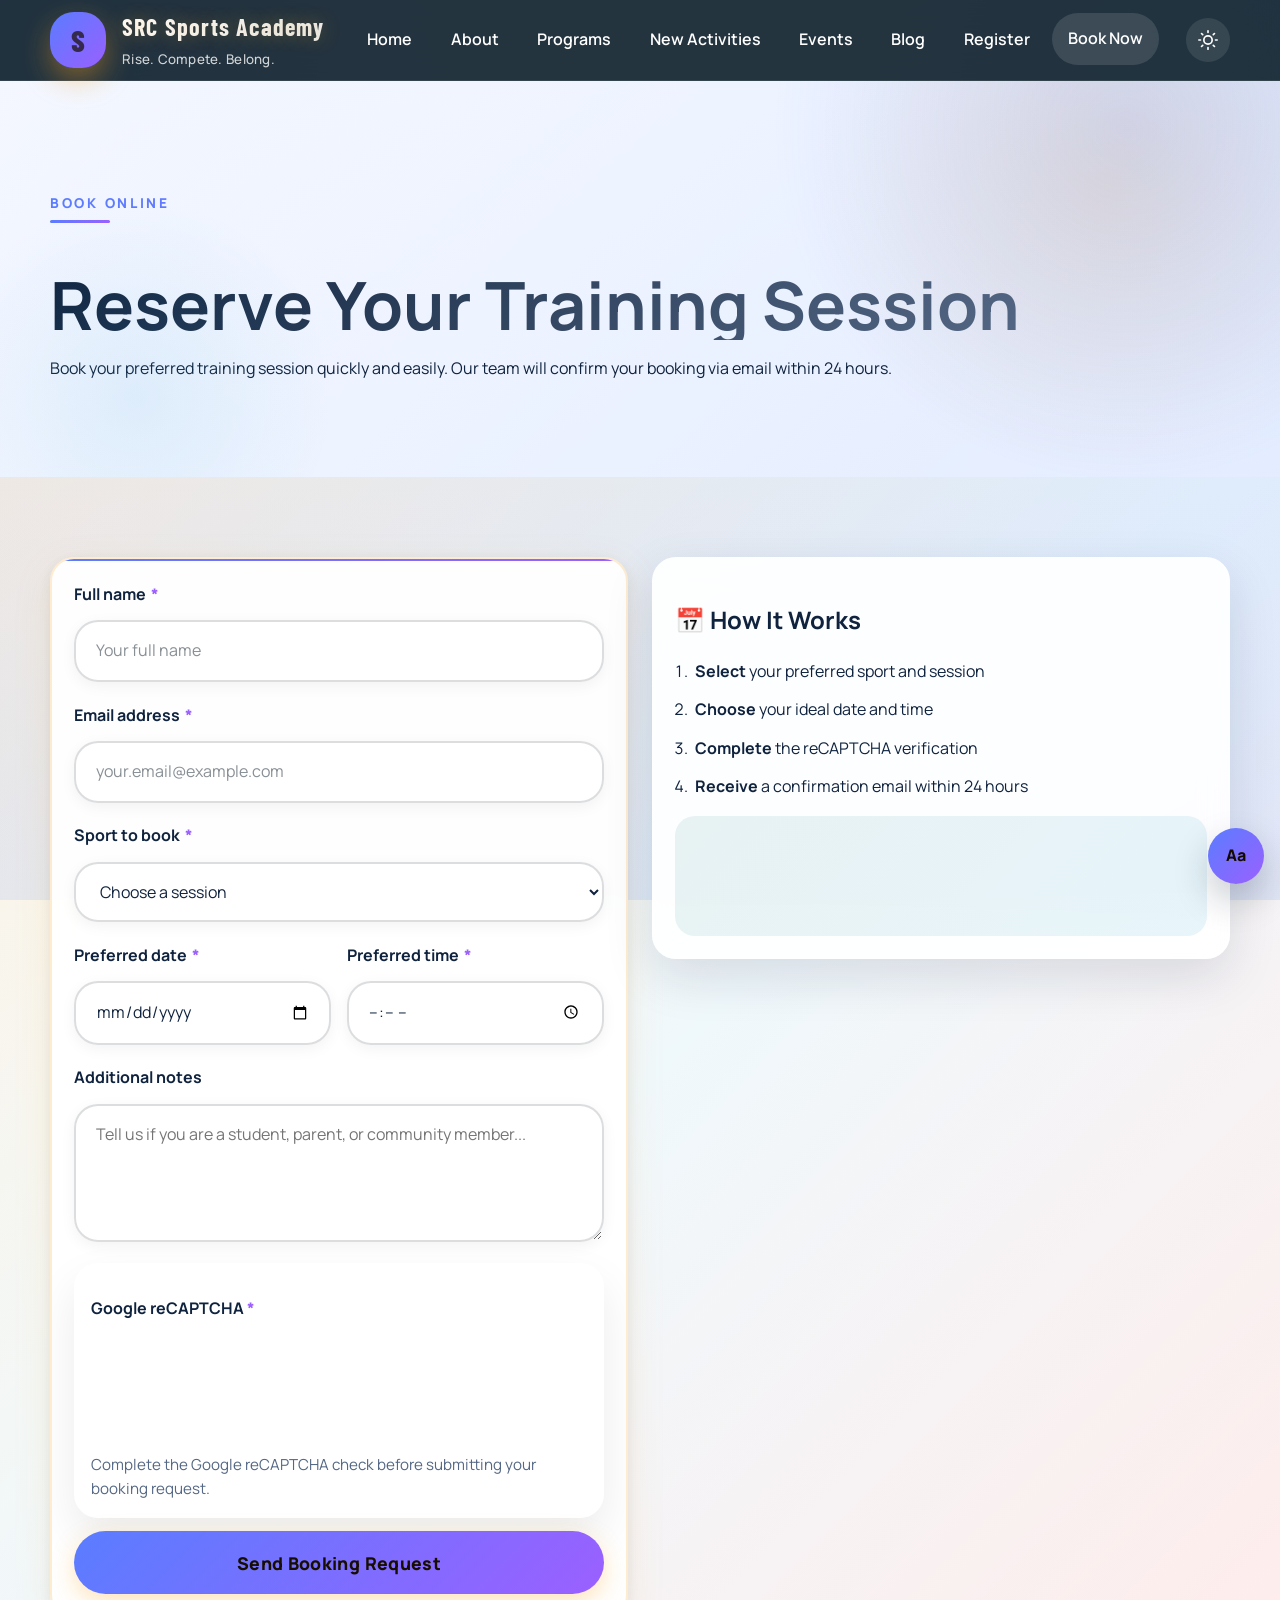
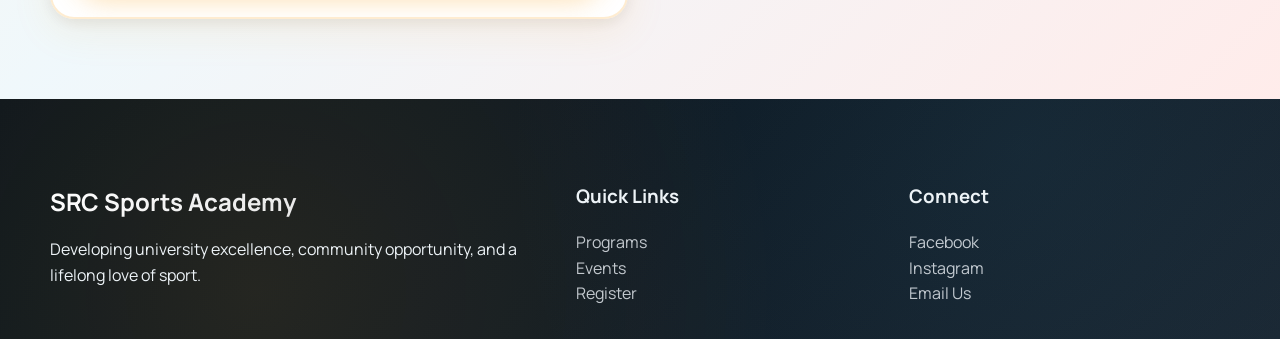
<file: book.html>
<!DOCTYPE html>
<html lang="en">
<head>
  <meta charset="UTF-8">
  <meta name="viewport" content="width=device-width, initial-scale=1.0">
  <meta name="description" content="Book training sessions online with SRC Sports Academy.">
  <title>SRC Sports Academy | Book Online</title>
  <link rel="preconnect" href="https://fonts.googleapis.com">
  <link rel="preconnect" href="https://fonts.gstatic.com" crossorigin>
  <link href="https://fonts.googleapis.com/css2?family=Barlow+Condensed:wght@500;700&family=Manrope:wght@400;500;600;700;800&display=swap" rel="stylesheet">
  <link rel="stylesheet" href="styles.css">
</head>
<body data-page="book">
  <a class="skip-link" href="#main-content">Skip to content</a>
  <header class="site-header inner-header">
    <div class="container nav-shell">
      <a class="brand" href="index.html" aria-label="SRC Sports Academy home">
        <span class="brand-mark">S</span>
        <span><strong>SRC Sports Academy</strong><small>Rise. Compete. Belong.</small></span>
      </a>
      <button class="menu-toggle" type="button" aria-expanded="false" aria-controls="site-nav" aria-label="Open navigation">
        <span></span><span></span><span></span>
      </button>
      <nav id="site-nav" class="site-nav" aria-label="Primary navigation">
        <a href="index.html">Home</a>
        <a href="about.html">About</a>
        <a href="programs.html">Programs</a>
        <a href="activities.html">New Activities</a>
        <a href="events.html">Events</a>
        <a href="blog.html">Blog</a>
        <a href="register.html">Register</a>
        <a class="nav-cta active" href="book.html">Book Now</a>
      </nav>
    </div>
  </header>
  <main id="main-content" class="inner-page">
    <section class="page-banner">
      <div class="container">
        <p class="eyebrow">Book Online</p>
        <h1>Reserve Your Training Session</h1>
        <p data-search="booking form email submission accessible labels keyboard navigation aria">
          Book your preferred training session quickly and easily. Our team will confirm your booking via email within 24 hours.
        </p>
      </div>
    </section>
    <section class="section">
      <h2 class="sr-only">Booking form section</h2>
      <div class="container form-layout">
        <form id="booking-form" class="stack-form form-card" novalidate>
          <div class="form-group">
            <label for="book-name">Full name <span class="required">*</span></label>
            <input id="book-name" name="bookName" type="text" placeholder="Your full name" required>
          </div>

          <div class="form-group">
            <label for="book-email">Email address <span class="required">*</span></label>
            <input id="book-email" name="bookEmail" type="email" placeholder="your.email@example.com" required aria-describedby="book-email-feedback">
            <div id="book-email-feedback" class="form-feedback" aria-live="polite"></div>
          </div>

          <div class="form-group">
            <label for="book-sport">Sport to book <span class="required">*</span></label>
            <select id="book-sport" name="bookSport" required>
              <option value="">Choose a session</option>
              <option>Football</option>
              <option>Rugby</option>
              <option>Ballet</option>
              <option>Table Tennis</option>
              <option>Handball</option>
              <option>Gymnastics</option>
              <option>Wrestling</option>
              <option>Taekwondo</option>
              <option>Judo</option>
              <option>Volleyball</option>
            </select>
          </div>

          <div class="form-row">
            <div class="form-group">
              <label for="book-date">Preferred date <span class="required">*</span></label>
              <input id="book-date" name="bookDate" type="date" required>
            </div>

            <div class="form-group">
              <label for="book-time">Preferred time <span class="required">*</span></label>
              <input id="book-time" name="bookTime" type="time" required>
            </div>
          </div>

          <div class="form-group">
            <label for="book-message">Additional notes</label>
            <textarea id="book-message" name="bookMessage" rows="4" placeholder="Tell us if you are a student, parent, or community member..."></textarea>
          </div>

          <div class="recaptcha-shell">
            <p class="recaptcha-label">Google reCAPTCHA <span class="required">*</span></p>
            <div id="booking-recaptcha" class="recaptcha-widget" data-form-id="booking-form"></div>
            <small id="booking-help">Complete the Google reCAPTCHA check before submitting your booking request.</small>
          </div>

          <button class="button button-primary button-large" type="submit">Send Booking Request</button>
          <p class="form-feedback" id="booking-feedback" aria-live="polite"></p>
        </form>

        <aside class="side-note">
          <h2>📅 How It Works</h2>
          <ol class="timeline">
            <li><strong>Select</strong> your preferred sport and session</li>
            <li><strong>Choose</strong> your ideal date and time</li>
            <li><strong>Complete</strong> the reCAPTCHA verification</li>
            <li><strong>Receive</strong> a confirmation email within 24 hours</li>
          </ol>
          <div id="booking-confirmation" class="confirmation-card" aria-live="polite"></div>
        </aside>
      </div>
    </section>
  </main>
  <footer class="site-footer">
    <div class="container footer-grid">
      <div><h2>SRC Sports Academy</h2><p>Developing university excellence, community opportunity, and a lifelong love of sport.</p></div>
      <div><h3>Quick Links</h3><a href="programs.html">Programs</a><a href="events.html">Events</a><a href="register.html">Register</a></div>
      <div><h3>Connect</h3><a href="https://facebook.com" target="_blank" rel="noreferrer">Facebook</a><a href="https://instagram.com" target="_blank" rel="noreferrer">Instagram</a><a href="mailto:info@srcsportsacademy.com">Email Us</a></div>
    </div>
  </footer>
  <script src="https://code.jquery.com/jquery-3.7.1.min.js"></script>
  <script src="script.js"></script>
  <script src="https://www.google.com/recaptcha/api.js?onload=onRecaptchaLoad&render=explicit" async defer></script>
</body>
</html>
</file>
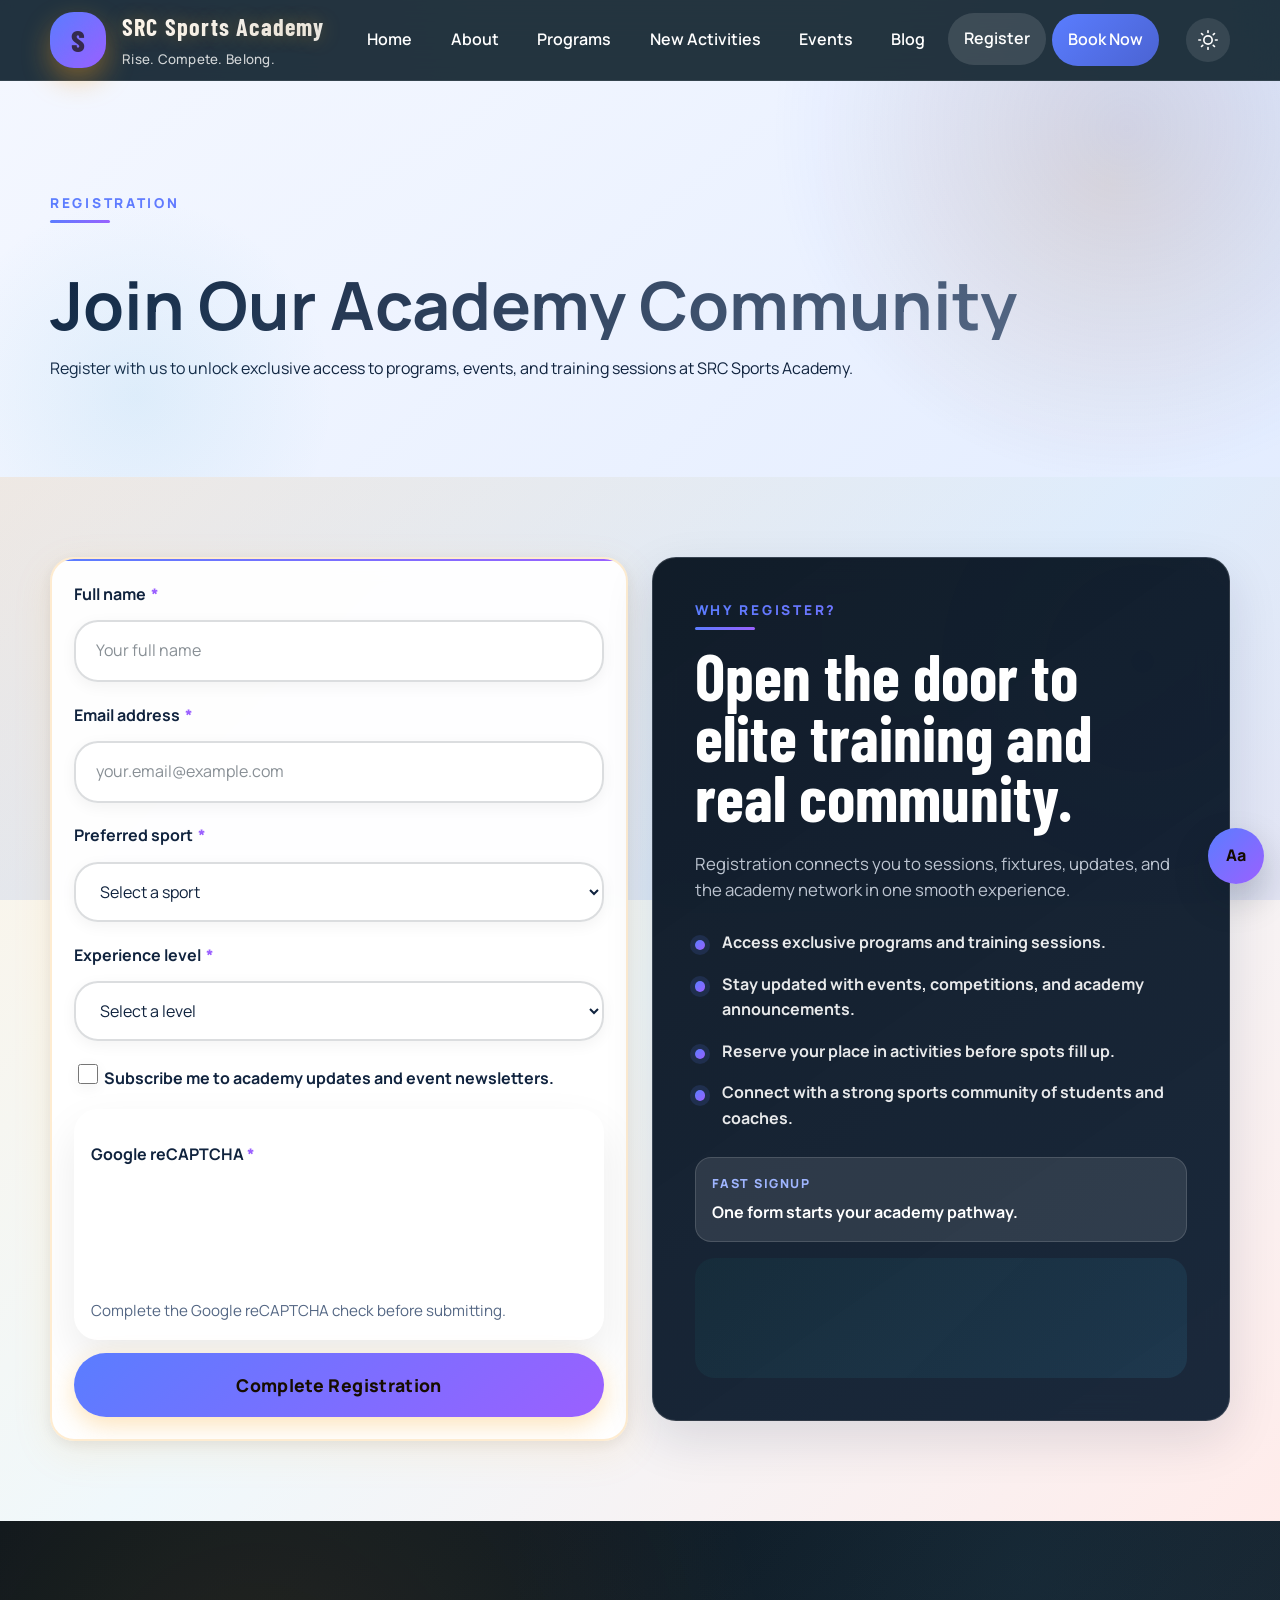
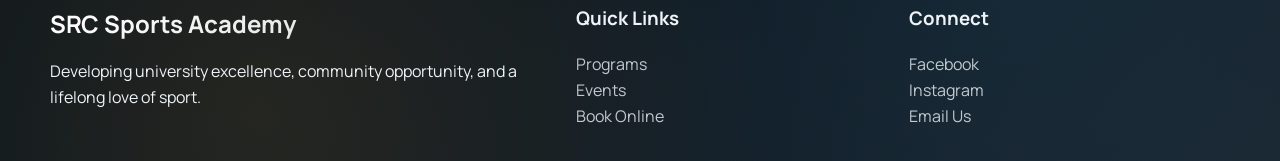
<file: register.html>
<!DOCTYPE html>
<html lang="en">
<head>
  <meta charset="UTF-8">
  <meta name="viewport" content="width=device-width, initial-scale=1.0">
  <meta name="description" content="Register for SRC Sports Academy and subscribe to updates.">
  <title>SRC Sports Academy | Register</title>
  <link rel="preconnect" href="https://fonts.googleapis.com">
  <link rel="preconnect" href="https://fonts.gstatic.com" crossorigin>
  <link href="https://fonts.googleapis.com/css2?family=Barlow+Condensed:wght@500;700&family=Manrope:wght@400;500;600;700;800&display=swap" rel="stylesheet">
  <link rel="stylesheet" href="styles.css">
</head>
<body data-page="register">
  <a class="skip-link" href="#main-content">Skip to content</a>
  <header class="site-header inner-header">
    <div class="container nav-shell">
      <a class="brand" href="index.html" aria-label="SRC Sports Academy home">
        <span class="brand-mark">S</span>
        <span><strong>SRC Sports Academy</strong><small>Rise. Compete. Belong.</small></span>
      </a>
      <button class="menu-toggle" type="button" aria-expanded="false" aria-controls="site-nav" aria-label="Open navigation">
        <span></span><span></span><span></span>
      </button>
      <nav id="site-nav" class="site-nav" aria-label="Primary navigation">
        <a href="index.html">Home</a>
        <a href="about.html">About</a>
        <a href="programs.html">Programs</a>
        <a href="activities.html">New Activities</a>
        <a href="events.html">Events</a>
        <a href="blog.html">Blog</a>
        <a class="active" href="register.html">Register</a>
        <a class="nav-cta" href="book.html">Book Now</a>
      </nav>
    </div>
  </header>
  <main id="main-content" class="inner-page">
    <section class="page-banner">
      <div class="container">
        <p class="eyebrow">Registration</p>
        <h1>Join Our Academy Community</h1>
        <p data-search="registration form email subscription confirmation captcha">
          Register with us to unlock exclusive access to programs, events, and training sessions at SRC Sports Academy.
        </p>
      </div>
    </section>
    <section class="section">
      <h2 class="sr-only">Registration form section</h2>
      <div class="container form-layout">
        <form id="register-form" class="stack-form form-card" novalidate>
          <div class="form-group">
            <label for="full-name">Full name <span class="required">*</span></label>
            <input id="full-name" name="fullName" type="text" placeholder="Your full name" required>
          </div>

          <div class="form-group">
            <label for="email">Email address <span class="required">*</span></label>
            <input id="email" name="email" type="email" placeholder="your.email@example.com" required aria-describedby="email-feedback">
            <div id="email-feedback" class="form-feedback" aria-live="polite"></div>
          </div>

          <div class="form-group">
            <label for="sport-interest">Preferred sport <span class="required">*</span></label>
            <select id="sport-interest" name="sportInterest" required>
              <option value="">Select a sport</option>
              <option>Football</option>
              <option>Rugby</option>
              <option>Ballet</option>
              <option>Table Tennis</option>
              <option>Handball</option>
              <option>Gymnastics</option>
              <option>Wrestling</option>
              <option>Taekwondo</option>
              <option>Judo</option>
              <option>Volleyball</option>
            </select>
          </div>

          <div class="form-group">
            <label for="experience">Experience level <span class="required">*</span></label>
            <select id="experience" name="experience" required>
              <option value="">Select a level</option>
              <option>Beginner</option>
              <option>Intermediate</option>
              <option>Advanced</option>
            </select>
          </div>

          <label class="checkbox-row">
            <input id="subscribe" name="subscribe" type="checkbox">
            <span>Subscribe me to academy updates and event newsletters.</span>
          </label>

          <div class="recaptcha-shell">
            <p class="recaptcha-label">Google reCAPTCHA <span class="required">*</span></p>
            <div id="register-recaptcha" class="recaptcha-widget" data-form-id="register-form"></div>
            <small>Complete the Google reCAPTCHA check before submitting.</small>
          </div>

          <button class="button button-primary button-large" type="submit">Complete Registration</button>
          <p class="form-feedback" id="register-feedback" aria-live="polite"></p>
        </form>

        <aside class="side-note benefits-panel">
          <p class="eyebrow">Why Register?</p>
          <h2>Open the door to elite training and real community.</h2>
          <p class="side-note-copy">
            Registration connects you to sessions, fixtures, updates, and the academy network in one smooth experience.
          </p>
          <ul class="benefit-list">
            <li>Access exclusive programs and training sessions.</li>
            <li>Stay updated with events, competitions, and academy announcements.</li>
            <li>Reserve your place in activities before spots fill up.</li>
            <li>Connect with a strong sports community of students and coaches.</li>
          </ul>
          <div class="benefit-highlight">
            <span>Fast signup</span>
            <strong>One form starts your academy pathway.</strong>
          </div>
          <div id="register-confirmation" class="confirmation-card" aria-live="polite"></div>
        </aside>
      </div>
    </section>
  </main>
  <footer class="site-footer">
    <div class="container footer-grid">
      <div><h2>SRC Sports Academy</h2><p>Developing university excellence, community opportunity, and a lifelong love of sport.</p></div>
      <div><h3>Quick Links</h3><a href="programs.html">Programs</a><a href="events.html">Events</a><a href="book.html">Book Online</a></div>
      <div><h3>Connect</h3><a href="https://facebook.com" target="_blank" rel="noreferrer">Facebook</a><a href="https://instagram.com" target="_blank" rel="noreferrer">Instagram</a><a href="mailto:info@srcsportsacademy.com">Email Us</a></div>
    </div>
  </footer>
  <script src="https://code.jquery.com/jquery-3.7.1.min.js"></script>
  <script src="script.js"></script>
  <script src="https://www.google.com/recaptcha/api.js?onload=onRecaptchaLoad&render=explicit" async defer></script>
</body>
</html>
</file>
<file: styles.css>
:root {
  --bg: #eef3ff;
  --surface: rgba(255, 255, 255, 0.92);
  --surface-strong: #f6f8ff;
  --surface-dark: #132236;
  --text: #10233e;
  --muted: #546784;
  --line: rgba(36, 73, 151, 0.12);
  --gold: #5a7dff;
  --gold-deep: #4b63d2;
  --coral: #9b60ff;
  --teal: #1ec5d3;
  --sky: #4db8ff;
  --success: #1d8a5c;
  --danger: #bf2742;
  --shadow: 0 18px 50px rgba(15, 23, 61, 0.12);
  --shadow-soft: 0 8px 32px rgba(22, 39, 88, 0.14);
  --shadow-glow: 0 0 32px rgba(90, 125, 255, 0.22);
  --radius: 24px;
  --radius-sm: 16px;
  --radius-lg: 32px;
  --max-width: 1180px;
  --gradient-primary: linear-gradient(135deg, #5a7dff 0%, #9b60ff 100%);
  --gradient-secondary: linear-gradient(135deg, #4db8ff 0%, #1ec5d3 100%);
  --gradient-accent: linear-gradient(135deg, #7f8bff 0%, #6a5bff 100%);
  --page-layer-1: radial-gradient(circle at top left, rgba(90, 125, 255, 0.18), transparent 30%);
  --page-layer-2: radial-gradient(circle at 100% 0, rgba(77, 184, 255, 0.2), transparent 28%);
  --page-layer-3: linear-gradient(180deg, #f7f9ff 0%, var(--bg) 38%, #e8efff 100%);
}

*,
*::before,
*::after {
  box-sizing: border-box;
}

html {
  scroll-behavior: smooth;
  scroll-padding-top: 100px;
}

body {
  margin: 0;
  font-family: "Manrope", sans-serif;
  color: var(--text);
  background:
    var(--page-layer-1),
    var(--page-layer-2),
    var(--page-layer-3);
  background-attachment: fixed;
  line-height: 1.6;
  transition: background 0.35s ease, color 0.35s ease;
  overflow-x: hidden;
  -webkit-font-smoothing: antialiased;
  -moz-osx-font-smoothing: grayscale;
}

body[data-theme="dark"] {
  --bg: #0a141e;
  --surface: rgba(12, 22, 38, 0.95);
  --surface-strong: #152238;
  --surface-dark: #f8fafc;
  --text: #f1f5f9;
  --muted: #cbd5e1;
  --line: rgba(203, 213, 225, 0.15);
  --shadow: 0 25px 60px rgba(0, 0, 0, 0.4);
  --shadow-soft: 0 10px 35px rgba(0, 0, 0, 0.25);
  --shadow-glow: 0 0 35px rgba(90, 125, 255, 0.25);
  --page-layer-1: radial-gradient(circle at top left, rgba(90, 125, 255, 0.15), transparent 28%);
  --page-layer-2: radial-gradient(circle at 100% 0, rgba(77, 184, 255, 0.16), transparent 28%);
  --page-layer-3: linear-gradient(180deg, #050a12 0%, #0a141e 45%, #152238 100%);
}

body[data-background="sunset"] {
  --page-layer-1: radial-gradient(circle at top left, rgba(255, 139, 61, 0.28), transparent 32%);
  --page-layer-2: radial-gradient(circle at 100% 0, rgba(255, 213, 128, 0.22), transparent 28%);
  --page-layer-3: linear-gradient(180deg, #fff4e7 0%, #f7ece2 45%, #f3e1d5 100%);
}

body[data-background="arena"] {
  --page-layer-1: radial-gradient(circle at top left, rgba(13, 123, 119, 0.2), transparent 30%);
  --page-layer-2: radial-gradient(circle at 100% 0, rgba(248, 161, 28, 0.18), transparent 26%);
  --page-layer-3: linear-gradient(180deg, #f4fbf7 0%, #eaf2ea 45%, #e3ece6 100%);
}

body[data-background="aurora"] {
  --page-layer-1: radial-gradient(circle at top left, rgba(71, 149, 241, 0.24), transparent 28%);
  --page-layer-2: radial-gradient(circle at 100% 0, rgba(15, 182, 165, 0.22), transparent 30%);
  --page-layer-3: linear-gradient(180deg, #eff7ff 0%, #e8f1fa 42%, #ddeaf4 100%);
}

body[data-background="graphite"] {
  --page-layer-1: radial-gradient(circle at top left, rgba(86, 100, 114, 0.16), transparent 28%);
  --page-layer-2: radial-gradient(circle at 100% 0, rgba(18, 32, 44, 0.14), transparent 24%);
  --page-layer-3: linear-gradient(180deg, #f1f2f4 0%, #e4e7ea 42%, #d8dde2 100%);
}

body[data-background="ocean"] {
  --page-layer-1: radial-gradient(circle at top left, rgba(0, 119, 182, 0.2), transparent 30%);
  --page-layer-2: radial-gradient(circle at 100% 0, rgba(3, 218, 198, 0.18), transparent 28%);
  --page-layer-3: linear-gradient(180deg, #e0f7fa 0%, #b2ebf2 45%, #80deea 100%);
}

body[data-background="forest"] {
  --page-layer-1: radial-gradient(circle at top left, rgba(34, 139, 34, 0.18), transparent 30%);
  --page-layer-2: radial-gradient(circle at 100% 0, rgba(107, 142, 35, 0.16), transparent 26%);
  --page-layer-3: linear-gradient(180deg, #f1f8e9 0%, #dcedc8 45%, #c5e1a5 100%);
}

body[data-background="lavender"] {
  --page-layer-1: radial-gradient(circle at top left, rgba(147, 112, 219, 0.22), transparent 28%);
  --page-layer-2: radial-gradient(circle at 100% 0, rgba(218, 112, 214, 0.18), transparent 30%);
  --page-layer-3: linear-gradient(180deg, #f3e5f5 0%, #e1bee7 42%, #ce93d8 100%);
}

body[data-theme="dark"][data-background="sunset"] {
  --page-layer-1: radial-gradient(circle at top left, rgba(255, 133, 71, 0.22), transparent 30%);
  --page-layer-2: radial-gradient(circle at 100% 0, rgba(255, 203, 109, 0.14), transparent 26%);
  --page-layer-3: linear-gradient(180deg, #1a1010 0%, #231616 40%, #2a1c1c 100%);
}

body[data-theme="dark"][data-background="arena"] {
  --page-layer-1: radial-gradient(circle at top left, rgba(15, 123, 119, 0.2), transparent 28%);
  --page-layer-2: radial-gradient(circle at 100% 0, rgba(248, 161, 28, 0.12), transparent 24%);
  --page-layer-3: linear-gradient(180deg, #081615 0%, #0d1f1d 40%, #122725 100%);
}

body[data-theme="dark"][data-background="aurora"] {
  --page-layer-1: radial-gradient(circle at top left, rgba(71, 149, 241, 0.18), transparent 26%);
  --page-layer-2: radial-gradient(circle at 100% 0, rgba(15, 182, 165, 0.18), transparent 28%);
  --page-layer-3: linear-gradient(180deg, #07111c 0%, #0d1929 38%, #122237 100%);
}

body[data-theme="dark"][data-background="graphite"] {
  --page-layer-1: radial-gradient(circle at top left, rgba(86, 100, 114, 0.12), transparent 26%);
  --page-layer-2: radial-gradient(circle at 100% 0, rgba(18, 32, 44, 0.1), transparent 22%);
  --page-layer-3: linear-gradient(180deg, #1a1d20 0%, #23272a 42%, #2c3136 100%);
}

body[data-theme="dark"][data-background="ocean"] {
  --page-layer-1: radial-gradient(circle at top left, rgba(0, 119, 182, 0.16), transparent 28%);
  --page-layer-2: radial-gradient(circle at 100% 0, rgba(3, 218, 198, 0.14), transparent 26%);
  --page-layer-3: linear-gradient(180deg, #0a1921 0%, #0f252e 40%, #152e36 100%);
}

body[data-theme="dark"][data-background="forest"] {
  --page-layer-1: radial-gradient(circle at top left, rgba(34, 139, 34, 0.14), transparent 28%);
  --page-layer-2: radial-gradient(circle at 100% 0, rgba(107, 142, 35, 0.12), transparent 24%);
  --page-layer-3: linear-gradient(180deg, #0a1a0a 0%, #0f2412 40%, #152e1a 100%);
}

body[data-theme="dark"][data-background="lavender"] {
  --page-layer-1: radial-gradient(circle at top left, rgba(147, 112, 219, 0.18), transparent 26%);
  --page-layer-2: radial-gradient(circle at 100% 0, rgba(218, 112, 214, 0.14), transparent 28%);
  --page-layer-3: linear-gradient(180deg, #1a0d2e 0%, #241236 40%, #2e173d 100%);
}

body[data-theme="dark"][data-background="graphite"] {
  --page-layer-1: radial-gradient(circle at top left, rgba(120, 136, 153, 0.12), transparent 24%);
  --page-layer-2: radial-gradient(circle at 100% 0, rgba(18, 32, 44, 0.22), transparent 24%);
  --page-layer-3: linear-gradient(180deg, #0a0d12 0%, #121821 42%, #1a222d 100%);
}

img,
video,
iframe {
  max-width: 100%;
}

a {
  color: inherit;
  text-decoration: none;
}

button,
input,
select,
textarea {
  font: inherit;
}

.container {
  width: min(calc(100% - 2rem), var(--max-width));
  margin: 0 auto;
}

.sr-only {
  position: absolute;
  width: 1px;
  height: 1px;
  padding: 0;
  margin: -1px;
  overflow: hidden;
  clip: rect(0, 0, 0, 0);
  white-space: nowrap;
  border: 0;
}

.skip-link {
  position: absolute;
  left: -999px;
  top: 1rem;
  background: var(--surface-dark);
  color: #fff;
  padding: 0.85rem 1rem;
  border-radius: 999px;
  z-index: 50;
}

.skip-link:focus {
  left: 1rem;
}

.site-header {
  position: sticky;
  top: 0;
  z-index: 20;
  backdrop-filter: blur(18px);
  background: rgba(9, 22, 32, 0.72);
  border-bottom: 1px solid rgba(255, 255, 255, 0.08);
}

.inner-header {
  background: rgba(13, 30, 43, 0.9);
}

.nav-shell {
  display: flex;
  align-items: center;
  justify-content: space-between;
  gap: 1rem;
  min-height: 80px;
}

.brand {
  display: inline-flex;
  align-items: center;
  gap: 1rem;
  color: #fff;
  text-decoration: none;
  transition: transform 0.3s ease;
}

.brand:hover {
  transform: scale(1.02);
}

.brand strong {
  display: block;
  font-family: "Barlow Condensed", sans-serif;
  font-size: 1.5rem;
  letter-spacing: 0.05em;
  background: linear-gradient(135deg, #fff 0%, rgba(255, 255, 255, 0.9) 100%);
  background-clip: text;
  -webkit-background-clip: text;
  -webkit-text-fill-color: transparent;
  text-shadow: 0 0 20px rgba(248, 161, 28, 0.3);
}

.brand small {
  color: rgba(255, 255, 255, 0.8);
  font-weight: 500;
  letter-spacing: 0.02em;
}

.brand-mark {
  display: grid;
  place-items: center;
  width: 56px;
  height: 56px;
  border-radius: var(--radius);
  background: var(--gradient-primary);
  box-shadow: 0 12px 28px rgba(248, 161, 28, 0.4);
  color: #170d00;
  font-family: "Barlow Condensed", sans-serif;
  font-size: 1.9rem;
  font-weight: 800;
  position: relative;
  overflow: hidden;
  animation: glow 4s ease-in-out infinite;
}

.brand-mark::before {
  content: '';
  position: absolute;
  inset: -2px;
  background: var(--gradient-primary);
  border-radius: inherit;
  opacity: 0.3;
  filter: blur(8px);
}

.site-nav {
  display: flex;
  align-items: center;
  gap: 0.4rem;
}

.site-nav a {
  color: #fff;
  padding: 0.8rem 1rem;
  border-radius: 999px;
  font-weight: 600;
  transition: background-color 0.25s ease, transform 0.25s ease;
}

.site-nav a:hover,
.site-nav a:focus-visible,
.site-nav a.active {
  background: rgba(255, 255, 255, 0.12);
  transform: translateY(-1px);
}

.nav-cta {
  background: linear-gradient(135deg, var(--gold), var(--gold-deep));
  color: #1d1300;
}

.menu-toggle {
  display: none;
  width: 52px;
  height: 52px;
  border: 0;
  border-radius: 16px;
  background: rgba(255, 255, 255, 0.12);
  cursor: pointer;
}

.menu-toggle span {
  display: block;
  width: 22px;
  height: 2px;
  margin: 5px auto;
  background: #fff;
}

.hero {
  position: relative;
  min-height: 100vh;
  display: flex;
  align-items: center;
  overflow: hidden;
  background: linear-gradient(135deg, rgba(5, 12, 23, 0.88), rgba(5, 12, 23, 0.56));
  background-attachment: fixed;
}

.hero-video,
.hero-overlay {
  position: absolute;
  inset: 0;
}

.hero-video {
  width: 100%;
  height: 100%;
  object-fit: cover;
  filter: brightness(0.4) contrast(1.1) saturate(1.2);
}


.hero-overlay {
  background:
    linear-gradient(135deg, rgba(8, 19, 27, 0.9) 0%, rgba(15, 26, 36, 0.7) 50%, rgba(26, 37, 48, 0.8) 100%),
    radial-gradient(circle at 30% 70%, rgba(248, 161, 28, 0.15) 0%, transparent 50%),
    radial-gradient(circle at 80% 20%, rgba(60, 166, 212, 0.1) 0%, transparent 50%);
  backdrop-filter: blur(1px);
}

.hero-grid {
  position: relative;
  z-index: 1;
  display: grid;
  grid-template-columns: minmax(0, 1.4fr) minmax(280px, 0.9fr);
  gap: 3rem;
  align-items: end;
  padding: 8rem 0 6rem;
}

.hero-copy,
.hero-stats {
  animation: rise-in 1s ease both;
}

.hero-copy h1 {
  color: #fff;
  font-size: clamp(3.8rem, 9vw, 7.2rem);
  max-width: 12ch;
  background: linear-gradient(135deg, #fff 0%, rgba(255, 255, 255, 0.9) 50%, rgba(248, 161, 28, 0.8) 100%);
  background-clip: text;
  -webkit-background-clip: text;
  -webkit-text-fill-color: transparent;
  text-shadow: 0 0 40px rgba(248, 161, 28, 0.3);
  margin-bottom: 1.5rem;
}

.hero-text {
  font-size: 1.15rem;
  color: rgba(255, 255, 255, 0.9);
  line-height: 1.7;
  margin-bottom: 2rem;
}

.eyebrow {
  margin: 0 0 1.5rem;
  text-transform: uppercase;
  letter-spacing: 0.2em;
  font-weight: 800;
  font-size: 0.85rem;
  color: var(--gold);
  background: linear-gradient(135deg, var(--gold) 0%, var(--coral) 100%);
  background-clip: text;
  -webkit-background-clip: text;
  -webkit-text-fill-color: transparent;
  position: relative;
}

.eyebrow::after {
  content: '';
  position: absolute;
  bottom: -8px;
  left: 0;
  width: 60px;
  height: 3px;
  background: var(--gradient-primary);
  border-radius: 2px;
}

.hero-actions,
.search-panel,
.hero-badges,
.partner-pills,
.source-links,
.newsletter-form {
  display: flex;
  gap: 0.8rem;
  flex-wrap: wrap;
}

.button {
  display: inline-flex;
  align-items: center;
  justify-content: center;
  min-height: 56px;
  padding: 1rem 2rem;
  border-radius: var(--radius-lg);
  font-weight: 800;
  font-size: 1rem;
  letter-spacing: 0.02em;
  border: 0;
  cursor: pointer;
  transition: all 0.3s cubic-bezier(0.4, 0, 0.2, 1);
  position: relative;
  overflow: hidden;
  text-decoration: none;
}

.button::before {
  content: '';
  position: absolute;
  inset: 0;
  background: linear-gradient(135deg, rgba(255, 255, 255, 0.2) 0%, rgba(255, 255, 255, 0) 100%);
  opacity: 0;
  transition: opacity 0.3s ease;
}

.button:hover::before,
.button:focus-visible::before {
  opacity: 1;
}

.button:hover,
.button:focus-visible {
  transform: translateY(-3px) scale(1.02);
  box-shadow: 0 20px 40px rgba(0, 0, 0, 0.2);
}

.button:active {
  transform: translateY(-1px) scale(0.98);
}

.button-primary {
  background: var(--gradient-primary);
  color: #170d00;
  box-shadow: 0 8px 25px rgba(248, 161, 28, 0.3);
}

.button-primary:hover {
  box-shadow: 0 15px 35px rgba(248, 161, 28, 0.4);
}

.button-secondary {
  background: rgba(255, 255, 255, 0.1);
  backdrop-filter: blur(10px);
  color: #fff;
  border: 1px solid rgba(255, 255, 255, 0.2);
  box-shadow: 0 8px 25px rgba(0, 0, 0, 0.1);
}

.button-secondary:hover {
  background: rgba(255, 255, 255, 0.15);
  border-color: rgba(255, 255, 255, 0.3);
  box-shadow: 0 15px 35px rgba(0, 0, 0, 0.15);
}

.search-panel {
  margin-top: 2rem;
  background: rgba(255, 255, 255, 0.1);
  backdrop-filter: blur(10px);
  border: 1px solid rgba(255, 255, 255, 0.2);
  border-radius: var(--radius-lg);
  padding: 0.65rem;
  box-shadow: 0 8px 25px rgba(0, 0, 0, 0.1);
  display: grid;
}

.search-input-row {
  display: flex;
  gap: 0.8rem;
  width: 100%;
  flex-wrap: wrap;
}

.search-verification {
  width: 100%;
  display: grid;
  gap: 0.6rem;
  margin-top: 0.75rem;
  padding: 0.85rem;
  border-radius: var(--radius);
  background: rgba(5, 14, 26, 0.48);
  border: 1px solid rgba(255, 255, 255, 0.14);
}

.search-verification .recaptcha-note {
  color: rgba(255, 255, 255, 0.8);
  font-weight: 700;
  margin: 0;
  font-size: 0.92rem;
}

.hero-badges {
  margin-top: 1rem;
}

.hero-image-card {
  position: relative;
  overflow: hidden;
  border-radius: 28px;
  box-shadow: 0 25px 60px rgba(0, 0, 0, 0.28);
  background: rgba(255, 255, 255, 0.03);
  min-height: 340px;
}

.hero-image-card img {
  width: 100%;
  height: 100%;
  object-fit: cover;
  display: block;
  transition: transform 0.45s ease;
}

.hero-image-card:hover img,
.hero-image-card:focus-within img {
  transform: scale(1.02);
}


.hero-badges {
  margin-top: 1rem;
}

.hero-image-card {
  position: relative;
  overflow: hidden;
  border-radius: 32px;
  min-height: 320px;
  box-shadow: 0 32px 80px rgba(0, 0, 0, 0.28);
  border: 1px solid rgba(255, 255, 255, 0.16);
}

.hero-image-card img {
  width: 100%;
  height: 100%;
  object-fit: cover;
  display: block;
  transition: transform 0.5s ease;
}

.hero-image-card:hover img,
.hero-image-card:focus-within img {
  transform: scale(1.03);
}

.hero-image-tag {
  position: absolute;
  left: 1rem;
  bottom: 1rem;
  padding: 0.82rem 1rem;
  border-radius: 999px;
  background: rgba(16, 22, 35, 0.82);
  color: #fff;
  text-transform: uppercase;
  letter-spacing: 0.1em;
  font-size: 0.78rem;
  border: 1px solid rgba(255, 255, 255, 0.2);
}

.hero-badges span,
.partner-pills span {
  padding: 0.7rem 1.2rem;
  border-radius: var(--radius);
  font-weight: 700;
  background: rgba(255, 255, 255, 0.15);
  color: #fff;
  border: 1px solid rgba(255, 255, 255, 0.2);
  backdrop-filter: blur(10px);
  transition: all 0.3s ease;
  position: relative;
  overflow: hidden;
}

.hero-badges span::before {
  content: '';
  position: absolute;
  inset: 0;
  background: linear-gradient(135deg, rgba(255, 255, 255, 0.1) 0%, transparent 50%);
  opacity: 0;
  transition: opacity 0.3s ease;
}

.hero-badges span:hover::before {
  opacity: 1;
}

.hero-badges span:hover {
  transform: translateY(-2px);
  box-shadow: 0 8px 20px rgba(0, 0, 0, 0.15);
  background: rgba(255, 255, 255, 0.2);
}

.search-panel input,
.search-panel button,
.stack-form input,
.stack-form select,
.stack-form textarea,
.newsletter-form input {
  border: 1px solid transparent;
  border-radius: 18px;
  padding: 0.95rem 1rem;
}

.search-panel input {
  flex: 1 1 300px;
  background: rgba(255, 255, 255, 0.1);
  color: #fff;
  border: 1px solid rgba(255, 255, 255, 0.2);
  border-radius: var(--radius);
  padding: 1rem 1.25rem;
  font-size: 1rem;
  transition: all 0.3s ease;
}

.search-panel input::placeholder {
  color: rgba(255, 255, 255, 0.7);
}

.search-panel input:focus {
  background: rgba(255, 255, 255, 0.15);
  border-color: rgba(255, 255, 255, 0.4);
  box-shadow: 0 0 0 3px rgba(248, 161, 28, 0.2);
}

.search-panel button {
  background: var(--gradient-primary);
  color: #170d00;
  font-weight: 800;
  border: none;
  border-radius: var(--radius);
  padding: 1rem 1.25rem;
  font-size: 1rem;
  box-shadow: 0 4px 15px rgba(248, 161, 28, 0.3);
  transition: all 0.3s ease;
}

.search-panel button:hover {
  transform: translateY(-2px);
  box-shadow: 0 8px 25px rgba(248, 161, 28, 0.4);
}

.search-results-panel {
  margin-top: 1rem;
  padding: 1rem;
  border-radius: var(--radius);
  color: #f8fbff;
  background:
    linear-gradient(145deg, rgba(7, 18, 30, 0.78), rgba(19, 36, 58, 0.7)),
    radial-gradient(circle at 95% 0, rgba(90, 125, 255, 0.28), transparent 28%);
  border: 1px solid rgba(255, 255, 255, 0.18);
  box-shadow: 0 18px 48px rgba(0, 0, 0, 0.22);
}

.search-results-panel:empty {
  display: none;
}

.search-results-panel:focus {
  outline: 3px solid rgba(77, 184, 255, 0.4);
  outline-offset: 4px;
}

.search-summary-head {
  display: grid;
  gap: 0.35rem;
}

.search-summary-head span,
.search-result-card span {
  color: #9fb5ff;
  font-size: 0.78rem;
  font-weight: 900;
  letter-spacing: 0.12em;
  text-transform: uppercase;
}

.search-summary-head strong {
  color: #ffffff;
  font-size: 1.08rem;
}

.search-summary-head p,
.search-result-card p,
.search-empty-tips p {
  color: rgba(237, 244, 255, 0.82);
  margin: 0;
}

.search-result-list {
  display: grid;
  grid-template-columns: repeat(2, minmax(0, 1fr));
  gap: 0.85rem;
  margin-top: 1rem;
}

.search-result-card,
.search-empty-tips {
  display: grid;
  gap: 0.45rem;
  padding: 0.95rem;
  border-radius: var(--radius-sm);
  background: rgba(255, 255, 255, 0.09);
  border: 1px solid rgba(255, 255, 255, 0.14);
}

.search-result-card h3 {
  margin: 0;
  color: #ffffff;
  font-size: 1rem;
}

.search-result-card button {
  width: fit-content;
  margin-top: 0.25rem;
  padding: 0.55rem 0.85rem;
  border-radius: 999px;
  border: 0;
  background: rgba(255, 255, 255, 0.92);
  color: #10233e;
  font-weight: 900;
  cursor: pointer;
}

.search-result-card button:hover,
.search-result-card button:focus-visible {
  background: #ffffff;
  transform: translateY(-1px);
}

.search-highlight {
  animation: search-pulse 1.6s ease;
}

@keyframes search-pulse {
  0%, 100% {
    box-shadow: var(--shadow);
  }
  35% {
    box-shadow: 0 0 0 6px rgba(90, 125, 255, 0.28), 0 24px 60px rgba(0, 0, 0, 0.22);
    transform: translateY(-3px);
  }
}

.hero-stats {
  display: grid;
  gap: 1.5rem;
  animation: rise-in 1.2s ease both;
}

.hero-stats .stat-card {
  animation: float 6s ease-in-out infinite;
}

.hero-stats .stat-card:nth-child(2) {
  animation-delay: 2s;
}

.hero-stats .stat-card:nth-child(3) {
  animation-delay: 4s;
}

.stat-card,
.content-card,
.mini-panel,
.news-card,
.program-card,
.blog-card,
.event-card,
.form-card,
.side-note,
.timeline-card {
  background: var(--surface);
  border: 1px solid rgba(255, 255, 255, 0.35);
  backdrop-filter: blur(14px);
  box-shadow: var(--shadow);
  border-radius: var(--radius);
}

.form-card {
  background: rgba(255, 255, 255, 0.95);
  border: 2px solid rgba(248, 161, 28, 0.2);
  box-shadow: 0 12px 40px rgba(248, 161, 28, 0.1), 0 4px 15px rgba(0, 0, 0, 0.08);
  backdrop-filter: blur(10px);
  position: relative;
  overflow: hidden;
  transition: all 0.3s ease;
}

body[data-theme="dark"] .form-card {
  background: linear-gradient(145deg, rgba(8, 19, 32, 0.98), rgba(16, 31, 52, 0.96));
  border-color: rgba(90, 125, 255, 0.28);
  box-shadow: 0 24px 60px rgba(0, 0, 0, 0.36), 0 0 34px rgba(90, 125, 255, 0.12);
}

body[data-theme="dark"] .stack-form input,
body[data-theme="dark"] .stack-form select,
body[data-theme="dark"] .stack-form textarea,
body[data-theme="dark"] .newsletter-form input {
  background: rgba(4, 12, 24, 0.82);
  border-color: rgba(203, 213, 225, 0.2);
  color: #f8fafc;
}

body[data-theme="dark"] .stack-form input::placeholder,
body[data-theme="dark"] .newsletter-form input::placeholder {
  color: rgba(226, 232, 240, 0.55);
}

.form-card::before {
  content: '';
  position: absolute;
  top: -1px;
  left: -1px;
  right: -1px;
  height: 3px;
  background: linear-gradient(90deg, var(--gold), var(--coral));
  border-radius: 3px;
}

.stat-card {
  padding: 2rem;
  background: rgba(255, 255, 255, 0.1);
  backdrop-filter: blur(20px);
  border: 1px solid rgba(255, 255, 255, 0.2);
  box-shadow: 0 8px 32px rgba(0, 0, 0, 0.1);
  transition: all 0.3s ease;
  position: relative;
  overflow: hidden;
}

.stat-card::before {
  content: '';
  position: absolute;
  top: 0;
  left: 0;
  right: 0;
  height: 4px;
  background: var(--gradient-primary);
}

.stat-card:hover {
  transform: translateY(-5px);
  box-shadow: 0 20px 40px rgba(0, 0, 0, 0.15);
  background: rgba(255, 255, 255, 0.15);
}

.stat-card span {
  display: block;
  font-family: "Barlow Condensed", sans-serif;
  font-size: 3.5rem;
  font-weight: 900;
  color: #fff;
  background: linear-gradient(135deg, #fff 0%, rgba(255, 255, 255, 0.9) 100%);
  background-clip: text;
  -webkit-background-clip: text;
  -webkit-text-fill-color: transparent;
  text-shadow: 0 0 20px rgba(248, 161, 28, 0.3);
  margin-bottom: 0.5rem;
}

.stat-card p {
  color: rgba(255, 255, 255, 0.9);
  margin: 0;
  font-weight: 600;
  font-size: 0.95rem;
}

.section,
.page-banner {
  padding: 5rem 0;
  background: linear-gradient(135deg, 
    rgba(248, 161, 28, 0.12) 0%, 
    rgba(60, 166, 212, 0.08) 50%, 
    rgba(254, 97, 85, 0.12) 100%);
  position: relative;
  overflow: hidden;
}

.page-banner::before {
  content: '';
  position: absolute;
  top: -50%;
  right: -10%;
  width: 600px;
  height: 600px;
  background: radial-gradient(circle, rgba(248, 161, 28, 0.15) 0%, transparent 70%);
  border-radius: 50%;
  pointer-events: none;
  z-index: 0;
}

.page-banner::after {
  content: '';
  position: absolute;
  bottom: -30%;
  left: -5%;
  width: 400px;
  height: 400px;
  background: radial-gradient(circle, rgba(60, 166, 212, 0.1) 0%, transparent 70%);
  border-radius: 50%;
  pointer-events: none;
  z-index: 0;
}
  body[data-page="about"] .page-banner,
  body[data-page="programs"] .page-banner,
  body[data-page="activities"] .page-banner,
  body[data-page="events"] .page-banner,
  body[data-page="blog"] .page-banner,
  body[data-page="register"] .page-banner,
  body[data-page="book"] .page-banner {
    background:
      radial-gradient(circle at 88% 12%, rgba(90, 125, 255, 0.2), transparent 30%),
      linear-gradient(135deg, rgba(245, 248, 255, 0.94), rgba(226, 236, 255, 0.88));
  }




body[data-theme="dark"] .section-alt,
body[data-theme="dark"] .page-banner {
  background: linear-gradient(180deg, rgba(16, 29, 43, 0.7), rgba(10, 19, 29, 0.42));
}

.page-banner {
  padding-top: 7rem;
}

.page-banner h1,
.section-heading h2 {
  font-size: clamp(2.8rem, 7vw, 5rem);
  background: linear-gradient(135deg, var(--text) 0%, var(--muted) 100%);
  background-clip: text;
  -webkit-background-clip: text;
  -webkit-text-fill-color: transparent;
  margin-bottom: 1rem;
  position: relative;
}

.section-heading h2::after {
  content: '';
  position: absolute;
  bottom: -10px;
  left: 0;
  width: 80px;
  height: 4px;
  background: var(--gradient-primary);
  border-radius: 2px;
}

.section-heading {
  margin-bottom: 3rem;
  text-align: center;
}

.section-heading p {
  font-size: 1.1rem;
  color: var(--muted);
  max-width: 600px;
  margin: 1rem auto 0;
  line-height: 1.6;
}

.sports-grid,
.cards-two,
.blog-grid,
.event-grid {
  display: grid;
  grid-template-columns: repeat(2, minmax(0, 1fr));
  gap: 1.2rem;
}

.sports-grid {
  grid-template-columns: repeat(auto-fit, minmax(220px, 1fr));
}

.sport-card {
  position: relative;
  overflow: hidden;
  min-height: 240px;
  padding: 1.5rem;
  border-radius: var(--radius-lg);
  color: #fff;
  display: flex;
  flex-direction: column;
  justify-content: flex-end;
  box-shadow: var(--shadow-soft);
  transition: all 0.4s cubic-bezier(0.4, 0, 0.2, 1);
  cursor: pointer;
  backdrop-filter: blur(10px);
  border: 1px solid rgba(255, 255, 255, 0.1);
}

.sport-card:hover,
.sport-card:focus-within {
  transform: translateY(-8px) scale(1.02);
  box-shadow: 0 25px 50px rgba(0, 0, 0, 0.25);
}

.sport-card::before {
  content: "";
  position: absolute;
  inset: 0;
  background:
    linear-gradient(135deg, rgba(255, 255, 255, 0.15) 0%, rgba(255, 255, 255, 0.05) 50%, rgba(0, 0, 0, 0.1) 100%),
    radial-gradient(circle at top right, rgba(255, 255, 255, 0.2), transparent 40%);
  backdrop-filter: blur(20px);
  transition: all 0.3s ease;
}

.sport-card:hover::before {
  background:
    linear-gradient(135deg, rgba(255, 255, 255, 0.25) 0%, rgba(255, 255, 255, 0.1) 50%, rgba(0, 0, 0, 0.05) 100%),
    radial-gradient(circle at top right, rgba(255, 255, 255, 0.3), transparent 50%);
}

.sport-card > * {
  position: relative;
  z-index: 1;
}

.sport-card h3 {
  font-size: 1.4rem;
  font-weight: 800;
  margin-bottom: 0.5rem;
  text-shadow: 0 2px 4px rgba(0, 0, 0, 0.3);
}

.sport-card p {
  font-size: 0.95rem;
  opacity: 0.9;
  line-height: 1.5;
}

.accent-gold {
  background: linear-gradient(135deg, #f7aa2a 0%, #e6931a 50%, #9b4100 100%);
}
.accent-red {
  background: linear-gradient(135deg, #ea4b4b 0%, #d43a3a 50%, #541212 100%);
}
.accent-blue {
  background: linear-gradient(135deg, #4795f1 0%, #3578e5 50%, #092d5f 100%);
}
.accent-green {
  background: linear-gradient(135deg, #33bb77 0%, #2da865 50%, #09422d 100%);
}
.accent-orange {
  background: linear-gradient(135deg, #ff8f4c 0%, #ff7a33 50%, #6d2200 100%);
}
.accent-cyan {
  background: linear-gradient(135deg, #3fc9c7 0%, #2bb5b3 50%, #0e4050 100%);
}
.accent-purple {
  background: linear-gradient(135deg, #8f5df5 0%, #7a4ae3 50%, #2a1755 100%);
}
.accent-pink {
  background: linear-gradient(135deg, #ff67aa 0%, #ff4d94 50%, #621b44 100%);
}
.accent-teal {
  background: linear-gradient(135deg, #0fb6a5 0%, #0da892 50%, #083c3a 100%);
}
.accent-sunset {
  background: linear-gradient(135deg, #ff7a3d 0%, #ff6522 50%, #6d0d2d 100%);
}

.feature-band,
.split-layout,
.media-grid,
.story-grid,
.attendance-panel,
.form-layout,
.forum-shell,
.newsletter-banner,
.media-layout {
  display: grid;
  grid-template-columns: repeat(2, minmax(0, 1fr));
  gap: 1.5rem;
  align-items: start;
}

.media-layout {
  grid-template-columns: minmax(280px, 0.75fr) minmax(0, 1.25fr);
  align-items: center;
}

.media-pulse-section {
  background:
    linear-gradient(135deg, rgba(7, 18, 30, 0.93), rgba(17, 34, 56, 0.9)),
    radial-gradient(circle at 80% 18%, rgba(90, 125, 255, 0.24), transparent 34%);
  color: #f8fbff;
}

.media-pulse-section .section-heading h2 {
  background: linear-gradient(135deg, #ffffff 0%, #bcd2ff 100%);
  background-clip: text;
  -webkit-background-clip: text;
  -webkit-text-fill-color: transparent;
}

.media-pulse-section .section-heading p {
  color: rgba(237, 244, 255, 0.82);
}

.media-tags {
  display: flex;
  flex-wrap: wrap;
  gap: 0.65rem;
  margin-top: 1.5rem;
}

.media-tags span {
  display: inline-flex;
  align-items: center;
  min-height: 38px;
  padding: 0.45rem 0.8rem;
  border-radius: 999px;
  background: rgba(255, 255, 255, 0.1);
  border: 1px solid rgba(255, 255, 255, 0.16);
  color: #ffffff;
  font-weight: 800;
  font-size: 0.88rem;
}

.media-pulse-section .media-grid {
  grid-template-columns: 1fr;
  gap: 1rem;
}

.media-pulse-section .news-stack {
  grid-template-columns: repeat(3, minmax(0, 1fr));
}

.media-pulse-section .news-card {
  background: rgba(255, 255, 255, 0.08);
  border-color: rgba(255, 255, 255, 0.14);
  color: #f8fbff;
}

.media-pulse-section .news-card p {
  color: rgba(237, 244, 255, 0.74);
}

.mini-panels,
.news-stack {
  display: grid;
  gap: 1rem;
}

.news-stack {
  grid-template-columns: 1fr;
}

.mini-panel,
.content-card,
.news-card,
.program-card,
.blog-card,
.event-card,
.form-card,
.side-note,
.timeline-card {
  padding: 1.4rem;
}

.moving-gallery {
  overflow: hidden;
  border-radius: var(--radius-lg);
  border: 1px solid rgba(18, 32, 44, 0.1);
  background: linear-gradient(180deg, rgba(255, 255, 255, 0.95), rgba(255, 255, 255, 0.82));
  backdrop-filter: blur(20px);
  box-shadow: var(--shadow-soft);
  position: relative;
}

.moving-gallery::before {
  content: '';
  position: absolute;
  inset: 0;
  background: linear-gradient(90deg, transparent 0%, rgba(255, 255, 255, 0.2) 20%, rgba(255, 255, 255, 0.2) 80%, transparent 100%);
  z-index: 0;
  pointer-events: none;
}

.moving-track {
  display: flex;
  width: max-content;
  gap: 1.5rem;
  padding: 1.5rem;
  animation: marquee-scroll 28s linear infinite;
  position: relative;
  z-index: 1;
}

.moving-gallery:hover .moving-track {
  animation-play-state: paused;
}

.motion-card {
  width: 320px;
  margin: 0;
  overflow: hidden;
  border-radius: var(--radius);
  background: #fff;
  box-shadow: var(--shadow-soft);
  transition: transform 0.3s ease, box-shadow 0.3s ease;
  position: relative;
  z-index: 1;
}

.motion-card:hover {
  transform: scale(1.05);
  box-shadow: 0 20px 40px rgba(0, 0, 0, 0.15);
}

.motion-card img {
  display: block;
  width: 100%;
  height: 200px;
  object-fit: cover;
  transition: transform 0.3s ease;
}

.motion-card:hover img {
  transform: scale(1.1);
}

.motion-card figcaption {
  padding: 0.9rem 1rem 1rem;
  font-weight: 800;
  color: var(--text);
  background: linear-gradient(135deg, rgba(255, 255, 255, 0.9) 0%, rgba(248, 161, 28, 0.05) 100%);
}

.media-grid iframe,
.media-pulse-video {
  min-height: 360px;
  width: 100%;
  border: 0;
  border-radius: var(--radius);
  box-shadow: var(--shadow);
  display: block;
}

.video-container {
  position: relative;
  width: 100%;
  overflow: hidden;
  border-radius: var(--radius-lg);
  box-shadow: 0 26px 70px rgba(0, 0, 0, 0.35), 0 0 0 8px rgba(255, 255, 255, 0.06);
  background: linear-gradient(135deg, #020814, #111d2f);
  border: 1px solid rgba(255, 255, 255, 0.16);
  animation: rise-in 0.8s ease both;
}

.media-grid .youtube-video {
  width: 100%;
  min-height: 420px;
  aspect-ratio: 16 / 9;
  height: auto;
  border: none;
  border-radius: var(--radius-lg);
  display: block;
}

.video-overlay {
  position: absolute;
  bottom: 0;
  left: 0;
  right: 0;
  background: linear-gradient(180deg, transparent 0%, rgba(0, 0, 0, 0.8) 50%, rgba(0, 0, 0, 0.95) 100%);
  padding: 2rem;
  display: flex;
  flex-direction: column;
  align-items: flex-start;
  gap: 1rem;
  transform: translateY(100%);
  transition: transform 0.3s ease;
}

.video-container:hover .video-overlay {
  transform: translateY(0);
}

.video-overlay p {
  color: #fff;
  margin: 0;
  font-size: 1rem;
  font-weight: 600;
}

.video-fallback {
  position: absolute;
  inset: 0;
  display: grid;
  place-items: center;
  padding: 1.6rem;
  text-align: center;
  color: #fff;
  background: linear-gradient(180deg, rgba(11, 24, 53, 0.95), rgba(85, 78, 186, 0.92));
  border-radius: var(--radius-lg);
  box-shadow: inset 0 0 0 1px rgba(255, 255, 255, 0.08);
}

.video-fallback-card {
  width: 100%;
  max-width: 520px;
}

.inline-label-image-card {
  margin: 1.25rem 0 0;
  border-radius: var(--radius-sm);
  overflow: hidden;
  max-width: 32rem;
  background: rgba(255, 255, 255, 0.08);
  border: 1px solid rgba(255, 255, 255, 0.12);
  box-shadow: 0 18px 40px rgba(0, 0, 0, 0.12);
}

.inline-label-image-card img {
  width: 100%;
  display: block;
  object-fit: cover;
  height: auto;
}

.inline-label-image-card::after {
  content: attr(data-caption);
  display: block;
  padding: 0.95rem 1rem 1.2rem;
  color: rgba(255, 255, 255, 0.88);
  font-size: 0.95rem;
  line-height: 1.5;
  background: rgba(0, 0, 0, 0.18);
}

.fallback-art {
  position: relative;
  width: 100%;
  height: 220px;
  border-radius: var(--radius);
  margin-bottom: 1rem;
  background: linear-gradient(135deg, rgba(90, 125, 255, 0.85), rgba(155, 96, 255, 0.85));
  box-shadow: var(--shadow-soft);
}

.fallback-art::after {
  content: '▶';
  position: absolute;
  inset: 0;
  display: flex;
  align-items: center;
  justify-content: center;
  font-size: 4.2rem;
  color: rgba(255, 255, 255, 0.9);
}

.video-fallback h3 {
  margin: 0 0 0.75rem;
  font-size: clamp(1.3rem, 2vw, 1.75rem);
}

.video-fallback p {
  margin: 0;
  opacity: 0.95;
  line-height: 1.7;
}

.timeline,
.site-footer a,
.stack-form,
.footer-grid {
  display: grid;
  gap: 0.8rem;
}

.timeline {
  padding-left: 1rem;
}

.timeline li {
  padding-left: 0.2rem;
}

.quote-panel {
  padding: 2rem;
  border-radius: var(--radius);
  background: linear-gradient(135deg, rgba(15, 123, 119, 0.12), rgba(248, 161, 28, 0.16));
  box-shadow: var(--shadow);
}

.quote-panel blockquote {
  margin: 0;
  font-size: clamp(1.5rem, 4vw, 2.4rem);
  font-family: "Barlow Condensed", sans-serif;
}

.blog-card,
.program-card,
.event-card {
  transition: transform 0.25s ease, border-color 0.25s ease;
}

.blog-card:hover,
.program-card:hover,
.event-card:hover {
  transform: translateY(-5px);
  border-color: rgba(248, 161, 28, 0.4);
}

.card-tag,
.event-date {
  display: inline-flex;
  width: fit-content;
  padding: 0.35rem 0.7rem;
  border-radius: 999px;
  font-size: 0.82rem;
  font-weight: 800;
  letter-spacing: 0.08em;
  text-transform: uppercase;
  background: rgba(248, 161, 28, 0.12);
  color: var(--gold-deep);
}

.stack-form label {
  font-weight: 700;
  color: var(--text);
  font-size: 1rem;
  margin-bottom: 0.3rem;
  display: block;
}

.stack-form input,
.stack-form select,
.stack-form textarea,
.newsletter-form input {
  width: 100%;
  background: rgba(255, 255, 255, 0.95);
  border: 2px solid rgba(18, 32, 44, 0.15);
  border-radius: var(--radius);
  padding: 1rem 1.2rem;
  font-size: 1rem;
  font-family: inherit;
  color: var(--text);
  transition: all 0.3s ease;
  box-shadow: 0 4px 15px rgba(0, 0, 0, 0.05);
}

.input-error {
  border-color: var(--danger) !important;
  background: rgba(254, 97, 85, 0.08);
}

.input-valid {
  border-color: var(--success) !important;
  background: rgba(46, 204, 113, 0.08);
}

.stack-form input::placeholder,
.newsletter-form input::placeholder {
  color: rgba(18, 32, 44, 0.5);
}

.stack-form input:hover,
.stack-form select:hover,
.stack-form textarea:hover,
.newsletter-form input:hover {
  border-color: rgba(248, 161, 28, 0.3);
  box-shadow: 0 6px 20px rgba(248, 161, 28, 0.1);
}

.stack-form input:focus,
.stack-form select:focus,
.stack-form textarea:focus,
.newsletter-form input:focus {
  border-color: var(--gold);
  box-shadow: 0 0 0 4px rgba(248, 161, 28, 0.15);
  outline: none;
  background: #fff;
}

.stack-form textarea {
  resize: vertical;
  min-height: 120px;
}

.newsletter-banner,
.source-panel {
  padding: 1.6rem;
  border-radius: var(--radius);
  background: var(--surface);
  border: 1px solid rgba(255, 255, 255, 0.4);
  box-shadow: var(--shadow);
}

.newsletter-form {
  align-items: start;
}

.newsletter-form input {
  flex: 1 1 220px;
}

.newsletter-form .form-feedback {
  flex-basis: 100%;
}

.recaptcha-shell {
  display: grid;
  gap: 0.85rem;
  width: 100%;
  padding: 1rem;
  background: rgba(255, 255, 255, 0.08);
  border-radius: 24px;
  border: 1px solid rgba(255, 255, 255, 0.16);
  box-shadow: 0 20px 45px rgba(0, 0, 0, 0.08);
}

.recaptcha-label {
  font-weight: 700;
  color: var(--text);
}

.recaptcha-widget {
  min-height: 88px;
}

.recaptcha-note,
.recaptcha-shell small {
  color: var(--muted);
  margin: 0;
  font-size: 0.95rem;
}

.source-links a {
  padding: 0.65rem 0.95rem;
  border-radius: 999px;
  background: rgba(248, 161, 28, 0.12);
  color: var(--gold-deep);
  font-weight: 700;
}

.stack-form input:focus,
.stack-form select:focus,
.stack-form textarea:focus,
.newsletter-form input:focus,
.menu-toggle:focus,
.site-nav a:focus,
.button:focus,
.search-panel input:focus,
.search-panel button:focus {
  outline: 3px solid rgba(60, 166, 212, 0.35);
  outline-offset: 2px;
}

.checkbox-row {
  grid-template-columns: auto 1fr;
  align-items: start;
}

.checkbox-row input {
  width: 20px;
  height: 20px;
  margin-top: 0.15rem;
}

.form-group {
  display: grid;
  gap: 0.5rem;
  margin-bottom: 0.5rem;
}

.form-row {
  display: grid;
  grid-template-columns: repeat(2, minmax(0, 1fr));
  gap: 1rem;
}

.form-group label {
  display: flex;
  align-items: center;
  gap: 0.3rem;
}

.required {
  color: var(--coral);
  font-weight: 800;
}

.form-feedback {
  min-height: 1.4rem;
  margin: 0;
  font-weight: 700;
  font-size: 0.95rem;
}

.form-feedback:empty {
  display: none;
}

.button-large {
  padding: 1.1rem 2.5rem;
  font-size: 1.1rem;
}

.benefits-panel {
  padding: clamp(1.4rem, 4vw, 2.6rem);
  background:
    linear-gradient(145deg, rgba(8, 19, 32, 0.96), rgba(12, 28, 48, 0.94)),
    radial-gradient(circle at 85% 12%, rgba(90, 125, 255, 0.22), transparent 28%);
  border-color: rgba(255, 255, 255, 0.14);
  color: #f8fbff;
  overflow: hidden;
  position: relative;
}

.benefits-panel h2 {
  margin: 0;
  font-family: "Barlow Condensed", sans-serif;
  font-size: clamp(2.6rem, 5vw, 4.2rem);
  line-height: 0.95;
  color: #ffffff;
}

.side-note-copy {
  margin: 1.4rem 0 0;
  color: rgba(237, 244, 255, 0.78);
  font-size: 1.05rem;
}

.benefit-list {
  display: grid;
  gap: 1rem;
  margin: 1.6rem 0;
  padding: 0;
  list-style: none;
}

.benefit-list li {
  position: relative;
  padding-left: 1.7rem;
  color: rgba(255, 255, 255, 0.9);
  font-weight: 700;
}

.benefit-list li::before {
  content: '';
  position: absolute;
  left: 0;
  top: 0.62rem;
  width: 0.65rem;
  height: 0.65rem;
  border-radius: 999px;
  background: linear-gradient(135deg, var(--gold), var(--coral));
  box-shadow: 0 0 0 5px rgba(90, 125, 255, 0.14);
}

.benefit-highlight {
  display: grid;
  gap: 0.35rem;
  margin: 1rem 0;
  padding: 1rem;
  border-radius: var(--radius-sm);
  background: rgba(255, 255, 255, 0.1);
  border: 1px solid rgba(255, 255, 255, 0.14);
}

.benefit-highlight span {
  color: #9fb5ff;
  font-weight: 900;
  text-transform: uppercase;
  letter-spacing: 0.12em;
  font-size: 0.78rem;
}

.benefit-highlight strong {
  color: #ffffff;
}

.confirmation-card {
  min-height: 120px;
  padding: 1rem;
  border-radius: 20px;
  background: linear-gradient(135deg, rgba(15, 123, 119, 0.09), rgba(60, 166, 212, 0.12));
}

.forum-list {
  display: grid;
  gap: 1rem;
  margin-top: 1.5rem;
}

.forum-item {
  padding: 1rem 1.2rem;
  border-radius: 20px;
  background: rgba(255, 255, 255, 0.82);
  border: 1px solid var(--line);
  box-shadow: var(--shadow);
}

.hidden-search {
  display: none;
}

.site-footer {
  background: linear-gradient(135deg, #09141d 0%, #0f1a24 50%, #1a2530 100%);
  color: #edf3f7;
  padding: 4rem 0 2rem;
  position: relative;
  overflow: hidden;
}

.site-footer::before {
  content: '';
  position: absolute;
  top: 0;
  left: 0;
  right: 0;
  bottom: 0;
  background:
    radial-gradient(circle at 20% 80%, rgba(248, 161, 28, 0.1) 0%, transparent 50%),
    radial-gradient(circle at 80% 20%, rgba(60, 166, 212, 0.08) 0%, transparent 50%);
  pointer-events: none;
}

.footer-grid {
  grid-template-columns: 1.6fr 1fr 1fr;
  position: relative;
  z-index: 1;
}

.site-footer h2 {
  color: #fff;
  margin-bottom: 1rem;
  background: linear-gradient(135deg, #fff 0%, rgba(255, 255, 255, 0.8) 100%);
  background-clip: text;
  -webkit-background-clip: text;
  -webkit-text-fill-color: transparent;
}

.site-footer a {
  color: rgba(237, 243, 247, 0.8);
  transition: all 0.3s ease;
  position: relative;
}

.site-footer a:hover {
  color: var(--gold);
  transform: translateX(5px);
}

.site-footer a::before {
  content: '';
  position: absolute;
  bottom: -2px;
  left: 0;
  width: 0;
  height: 2px;
  background: var(--gradient-primary);
  transition: width 0.3s ease;
}

.site-footer a:hover::before {
  width: 100%;
}

body[data-theme="dark"] .site-footer {
  background: linear-gradient(135deg, #040b12 0%, #0a141e 50%, #15202a 100%);
}

body[data-theme="dark"] .search-panel button {
  background: #f5f7f9;
}

.appearance-dock {
  position: fixed;
  right: 1rem;
  bottom: 1rem;
  z-index: 60;
  width: min(320px, calc(100vw - 2rem));
  padding: 1rem;
  border-radius: 24px;
  background: rgba(255, 255, 255, 0.92);
  border: 1px solid rgba(18, 32, 44, 0.1);
  box-shadow: 0 18px 45px rgba(9, 22, 32, 0.18);
  backdrop-filter: blur(16px);
  transform: translateY(20px);
  opacity: 0;
  transition: transform 0.3s ease, opacity 0.3s ease;
}

.appearance-dock.is-open {
  transform: translateY(0);
  opacity: 1;
}

.appearance-dock[hidden] {
  display: none;
}

body[data-theme="dark"] .appearance-dock {
  background: rgba(8, 18, 29, 0.92);
  border-color: rgba(220, 232, 243, 0.1);
}

.appearance-toggle,
.appearance-close {
  border: 0;
  cursor: pointer;
  font: inherit;
}

.appearance-toggle {
  position: fixed;
  right: 1rem;
  bottom: 1rem;
  z-index: 59;
  width: 56px;
  height: 56px;
  padding: 0;
  border-radius: 50%;
  background: linear-gradient(135deg, var(--gold), var(--coral));
  color: #140b00;
  font-size: 0;
  font-weight: 800;
  box-shadow: 0 16px 36px rgba(9, 22, 32, 0.22);
  animation: gentle-pulse 3s ease-in-out infinite;
}

.appearance-toggle::before {
  content: 'Aa';
  font-size: 1rem;
  letter-spacing: 0;
}

@keyframes gentle-pulse {
  0%, 100% {
    transform: scale(1);
    box-shadow: 0 16px 36px rgba(9, 22, 32, 0.22);
  }
  50% {
    transform: scale(1.02);
    box-shadow: 0 18px 40px rgba(9, 22, 32, 0.28);
  }
}

body[data-theme="dark"] .appearance-toggle {
  color: #170d00;
}

.header-theme-toggle {
  display: flex;
  align-items: center;
  justify-content: center;
  width: 44px;
  height: 44px;
  border: 0;
  border-radius: 50%;
  background: rgba(255, 255, 255, 0.1);
  color: #fff;
  cursor: pointer;
  transition: background-color 0.2s ease, transform 0.2s ease;
}

.header-theme-toggle:hover {
  background: rgba(255, 255, 255, 0.2);
  transform: scale(1.05);
}

.header-theme-toggle:focus {
  outline: 2px solid rgba(255, 255, 255, 0.5);
  outline-offset: 2px;
}

.header-theme-toggle svg {
  width: 20px;
  height: 20px;
}

body[data-theme="dark"] .header-theme-toggle {
  background: rgba(90, 125, 255, 0.2);
  border: 1px solid rgba(90, 125, 255, 0.3);
}

body[data-theme="dark"] .header-theme-toggle:hover {
  background: rgba(90, 125, 255, 0.3);
  border-color: rgba(90, 125, 255, 0.5);
}

.appearance-header {
  display: flex;
  align-items: start;
  justify-content: space-between;
  gap: 1rem;
}

.appearance-close {
  padding: 0.6rem 0.9rem;
  border-radius: 999px;
  background: rgba(18, 32, 44, 0.08);
  color: var(--text);
  font-weight: 700;
}

.appearance-dock h2,
.appearance-dock p {
  margin: 0;
}

.appearance-dock h2 {
  font-family: "Barlow Condensed", sans-serif;
  font-size: 1.55rem;
  letter-spacing: 0.03em;
}

.appearance-dock p {
  color: var(--muted);
  margin-top: 0.2rem;
}

.appearance-stack {
  display: grid;
  gap: 0.95rem;
  margin-top: 0.9rem;
}

.appearance-group {
  display: grid;
  gap: 0.55rem;
}

.appearance-group label,
.appearance-group legend {
  font-weight: 800;
}

.appearance-theme-buttons {
  display: flex;
  gap: 0.65rem;
  flex-wrap: wrap;
}

.appearance-chip,
.appearance-select {
  border-radius: 999px;
  border: 1px solid var(--line);
  background: rgba(255, 255, 255, 0.7);
  color: var(--text);
}

.appearance-chip {
  padding: 0.7rem 1rem;
  font-weight: 700;
  cursor: pointer;
  transition: transform 0.2s ease, background-color 0.2s ease, border-color 0.2s ease;
}

.appearance-chip:hover,
.appearance-chip[aria-pressed="true"] {
  transform: translateY(-1px);
  background: rgba(248, 161, 28, 0.16);
  border-color: rgba(248, 161, 28, 0.36);
}

.appearance-select {
  width: 100%;
  padding: 0.85rem 1rem;
}

.appearance-tip {
  font-size: 0.92rem;
}

.appearance-toggle:focus,
.appearance-close:focus {
  outline: 3px solid rgba(60, 166, 212, 0.35);
  outline-offset: 2px;
}

@keyframes rise-in {
  from {
    opacity: 0;
    transform: translateY(30px);
  }
  to {
    opacity: 1;
    transform: translateY(0);
  }
}

@keyframes float {
  0%, 100% {
    transform: translateY(0px);
  }
  50% {
    transform: translateY(-10px);
  }
}

@keyframes glow {
  0%, 100% {
    box-shadow: 0 0 20px rgba(248, 161, 28, 0.3);
  }
  50% {
    box-shadow: 0 0 30px rgba(248, 161, 28, 0.5);
  }
}

@keyframes marquee-scroll {
  from {
    transform: translateX(0);
  }
  to {
    transform: translateX(-50%);
  }
}

@media (max-width: 1080px) {
  .sports-grid {
    grid-template-columns: repeat(3, minmax(0, 1fr));
  }
}

@media (max-width: 860px) {
  .menu-toggle {
    display: inline-block;
  }

  .site-nav {
    position: absolute;
    top: calc(100% + 0.5rem);
    right: 1rem;
    left: 1rem;
    flex-direction: column;
    align-items: stretch;
    padding: 1rem;
    border-radius: 24px;
    background: rgba(9, 22, 32, 0.96);
    border: 1px solid rgba(255, 255, 255, 0.08);
    box-shadow: var(--shadow);
    opacity: 0;
    pointer-events: none;
    transform: translateY(-8px);
    transition: opacity 0.25s ease, transform 0.25s ease;
  }

  .site-nav.is-open {
    opacity: 1;
    pointer-events: auto;
    transform: translateY(0);
  }

  .hero-grid,
  .feature-band,
  .split-layout,
  .media-layout,
  .media-grid,
  .story-grid,
  .attendance-panel,
  .form-layout,
  .forum-shell,
  .newsletter-banner,
  .footer-grid {
    grid-template-columns: 1fr;
  }

  .form-row {
    grid-template-columns: 1fr;
  }

  .sports-grid,
  .cards-two,
  .blog-grid,
  .event-grid {
    grid-template-columns: 1fr;
  }

  .hero {
    min-height: auto;
  }

  .hero-copy h1 {
    max-width: 100%;
  }

  .search-result-list {
    grid-template-columns: 1fr;
  }

  .motion-card {
    width: 240px;
  }

  .media-pulse-section .news-stack {
    grid-template-columns: 1fr;
  }

  .media-grid .youtube-video {
    min-height: 260px;
  }

  .appearance-dock {
    left: 1rem;
    right: 1rem;
    width: auto;
  }

  .appearance-toggle {
    right: 1rem;
    left: auto;
    width: 56px;
  }
}

@media (max-width: 640px) {
  .page-banner,
  .section {
    padding: 4rem 0;
  }

  .hero-grid {
    padding: 6.2rem 0 4rem;
  }

  .search-panel button,
  .search-input-row,
  .search-panel input {
    width: 100%;
  }

  .section-tight {
    padding: 2.5rem 0;
  }

  .brand strong {
    font-size: 1.2rem;
  }

  .media-grid .youtube-video {
    min-height: 210px;
  }
}


.site-background-video,
.site-background-scrim {
  position: fixed;
  inset: 0;
  width: 100%;
  height: 100%;
  pointer-events: none;
}

.site-background-video {
  z-index: -3;
  object-fit: cover;
  opacity: 0.2;
  filter: saturate(1.15) contrast(1.05);
}

.site-background-scrim {
  z-index: -2;
  background:
    linear-gradient(180deg, rgba(247, 249, 255, 0.88), rgba(232, 239, 255, 0.9)),
    radial-gradient(circle at 15% 10%, rgba(90, 125, 255, 0.18), transparent 28%);
}

body[data-theme="dark"] .site-background-video {
  opacity: 0.28;
}

body[data-theme="dark"] .site-background-scrim {
  background:
    linear-gradient(180deg, rgba(5, 10, 18, 0.88), rgba(10, 20, 30, 0.9)),
    radial-gradient(circle at 15% 10%, rgba(90, 125, 255, 0.18), transparent 28%);
}

.card-media {
  position: relative;
  overflow: hidden;
  border-radius: calc(var(--radius) - 6px);
  margin: -0.35rem -0.35rem 1rem;
  aspect-ratio: 16 / 10;
  background: rgba(9, 22, 32, 0.12);
}

.card-media img {
  display: block;
  width: 100%;
  height: 100%;
  object-fit: cover;
  transition: transform 0.4s ease, filter 0.4s ease;
}

.sport-card .card-media {
  position: absolute;
  inset: 0;
  margin: 0;
  border-radius: inherit;
  aspect-ratio: auto;
  z-index: 0;
}

.sport-card .card-media::after {
  content: "";
  position: absolute;
  inset: 0;
  background: linear-gradient(180deg, rgba(3, 10, 18, 0.12), rgba(3, 10, 18, 0.76));
}

.sport-card h3,
.sport-card p {
  position: relative;
  z-index: 2;
}

.sport-card:hover .card-media img,
.program-card:hover .card-media img,
.event-card:hover .card-media img,
.blog-card:hover .card-media img,
.news-card:hover .card-media img {
  transform: scale(1.08);
  filter: saturate(1.12);
}

.program-card,
.event-card,
.blog-card,
.news-card,
.content-card,
.mini-panel {
  overflow: hidden;
}

.program-card .card-media,
.event-card .card-media,
.blog-card .card-media,
.news-card .card-media,
.content-card .card-media,
.mini-panel .card-media {
  box-shadow: inset 0 0 0 1px rgba(255, 255, 255, 0.18);
}

@media (prefers-reduced-motion: reduce) {
  .site-background-video {
    display: none;
  }
}

@media (max-width: 640px) {
  .site-background-video {
    opacity: 0.14;
  }

  .card-media {
    aspect-ratio: 4 / 3;
  }
}


.sport-card::before {
  z-index: 1;
  backdrop-filter: none;
  background: linear-gradient(180deg, rgba(4, 12, 24, 0.05), rgba(4, 12, 24, 0.78));
}

.sport-card:hover::before {
  background: linear-gradient(180deg, rgba(4, 12, 24, 0.02), rgba(4, 12, 24, 0.68));
}


.search-clear-button {
  background: rgba(255, 255, 255, 0.92);
  color: #10233e;
  border: 1px solid rgba(255, 255, 255, 0.4);
}

.search-clear-button[hidden] {
  display: none;
}

.search-clear-button:hover,
.search-clear-button:focus-visible {
  background: #ffffff;
  transform: translateY(-2px);
}


.content-card .card-media,
.mini-panel .card-media {
  min-height: 180px;
}

.content-card .card-media img,
.mini-panel .card-media img {
  object-position: center;
}


.site-background-youtube {
  top: 50%;
  left: 50%;
  right: auto;
  bottom: auto;
  width: max(100vw, 177.78vh);
  height: max(100vh, 56.25vw);
  min-width: 100vw;
  min-height: 100vh;
  border: 0;
  transform: translate(-50%, -50%);
}


/* Final layout polish: stable type scale, card placement, and media alignment */
.site-background-video {
  opacity: 0.12;
}

.site-background-scrim {
  background:
    linear-gradient(180deg, rgba(247, 249, 255, 0.94), rgba(232, 239, 255, 0.96)),
    radial-gradient(circle at 15% 10%, rgba(90, 125, 255, 0.13), transparent 28%);
}

body[data-theme="dark"] .site-background-video {
  opacity: 0.16;
}

body[data-theme="dark"] .site-background-scrim {
  background:
    linear-gradient(180deg, rgba(5, 10, 18, 0.94), rgba(10, 20, 30, 0.96)),
    radial-gradient(circle at 15% 10%, rgba(90, 125, 255, 0.16), transparent 28%);
}

.hero {
  min-height: clamp(680px, 88vh, 860px);
}

.hero-grid {
  align-items: center;
  padding: clamp(6.5rem, 10vh, 8.5rem) 0 clamp(4rem, 8vh, 6rem);
}

.hero-copy h1 {
  max-width: 15ch;
  font-size: clamp(3rem, 6.2vw, 5.6rem);
  line-height: 0.98;
  letter-spacing: 0;
  margin-bottom: 1.25rem;
}

.hero-text {
  max-width: 680px;
}

.page-banner {
  padding: clamp(5.5rem, 9vw, 7rem) 0 clamp(3.5rem, 7vw, 5rem);
}

.page-banner h1 {
  max-width: 980px;
  font-size: clamp(2.6rem, 5.2vw, 4.6rem);
  line-height: 1.05;
  letter-spacing: 0;
}

.section-heading {
  max-width: 920px;
  margin-left: auto;
  margin-right: auto;
}

.section-heading h2 {
  max-width: 900px;
  margin-left: auto;
  margin-right: auto;
  font-size: clamp(2.25rem, 4.4vw, 3.8rem);
  line-height: 1.08;
  letter-spacing: 0;
}

.section-heading h2::after {
  left: 50%;
  transform: translateX(-50%);
}

.sports-grid {
  grid-template-columns: repeat(5, minmax(0, 1fr));
  align-items: stretch;
}

.sport-card {
  min-height: 260px;
  height: 100%;
  padding: 1.35rem;
}

.sport-card h3 {
  font-size: clamp(1.12rem, 1.5vw, 1.35rem);
  line-height: 1.1;
}

.sport-card p {
  font-size: 0.94rem;
  line-height: 1.45;
}

.sport-card .card-media img {
  filter: saturate(1.12) contrast(1.05);
}

.program-card,
.event-card,
.blog-card,
.news-card,
.content-card,
.mini-panel {
  display: flex;
  flex-direction: column;
  min-height: 100%;
}

.program-card .card-media,
.event-card .card-media,
.blog-card .card-media,
.news-card .card-media {
  flex: 0 0 auto;
  min-height: 0;
  aspect-ratio: 16 / 9;
  margin: -0.35rem -0.35rem 1rem;
}

.content-card .card-media,
.mini-panel .card-media {
  flex: 0 0 auto;
  min-height: 0;
  aspect-ratio: 16 / 8.5;
  margin: -0.35rem -0.35rem 1.1rem;
}

.content-card,
.mini-panel,
.program-card,
.event-card,
.blog-card,
.news-card {
  gap: 0.35rem;
}

.content-card h2,
.mini-panel h3,
.program-card h2,
.program-card h3,
.event-card h2,
.event-card h3,
.blog-card h2,
.blog-card h3,
.news-card h3 {
  line-height: 1.12;
  margin-top: 0;
}

.inline-label-image-card {
  display: none !important;
}

.appearance-toggle {
  right: 1rem;
  bottom: 1rem;
}

@media (max-width: 1080px) {
  .sports-grid {
    grid-template-columns: repeat(3, minmax(0, 1fr));
  }

  .hero-grid,
  .feature-band,
  .split-layout,
  .media-layout,
  .media-grid,
  .story-grid,
  .attendance-panel,
  .form-layout,
  .forum-shell,
  .newsletter-banner,
  .footer-grid {
    gap: 1.25rem;
  }
}

@media (max-width: 860px) {
  .hero-grid,
  .feature-band,
  .split-layout,
  .media-layout,
  .media-grid,
  .story-grid,
  .attendance-panel,
  .form-layout,
  .forum-shell,
  .newsletter-banner,
  .footer-grid {
    grid-template-columns: 1fr;
  }

  .sports-grid {
    grid-template-columns: repeat(2, minmax(0, 1fr));
  }

  .hero {
    min-height: auto;
  }

  .hero-copy h1 {
    max-width: 100%;
  }
}

@media (max-width: 640px) {
  .page-banner h1,
  .section-heading h2 {
    font-size: clamp(2rem, 9vw, 2.8rem);
  }

  .hero-copy h1 {
    font-size: clamp(2.35rem, 13vw, 3.4rem);
  }

  .sports-grid {
    grid-template-columns: 1fr;
  }

  .sport-card {
    min-height: 230px;
  }

  .content-card .card-media,
  .mini-panel .card-media,
  .program-card .card-media,
  .event-card .card-media,
  .blog-card .card-media,
  .news-card .card-media {
    aspect-ratio: 4 / 3;
  }
}


/* Vercel deployment polish: stable gallery, cleaner hero, and safer media layout */
.hero-stats {
  align-self: center;
}

.hero-stats .stat-card {
  min-height: 150px;
}

.hero-image-card,
.inline-label-image-card {
  display: none !important;
}

.moving-gallery {
  overflow: visible;
  border-radius: var(--radius-lg);
  background: transparent;
  border: 0;
  box-shadow: none;
  backdrop-filter: none;
}

.moving-gallery::before {
  display: none;
}

.moving-track {
  width: 100%;
  display: grid;
  grid-template-columns: repeat(3, minmax(0, 1fr));
  gap: 1rem;
  padding: 0;
  animation: none;
}

.motion-card {
  width: auto;
  min-height: 320px;
  border-radius: var(--radius-lg);
  box-shadow: var(--shadow-soft);
}

.motion-card img {
  height: 260px;
}

.motion-card figcaption {
  min-height: 64px;
  display: flex;
  align-items: center;
}

.site-background-video {
  opacity: 0.1;
}

.site-background-scrim {
  background:
    linear-gradient(180deg, rgba(247, 249, 255, 0.96), rgba(232, 239, 255, 0.97)),
    radial-gradient(circle at 12% 6%, rgba(90, 125, 255, 0.12), transparent 30%);
}

body[data-page="home"] .hero-overlay {
  background:
    linear-gradient(90deg, rgba(5, 14, 26, 0.8), rgba(5, 14, 26, 0.42) 58%, rgba(5, 14, 26, 0.64)),
    linear-gradient(180deg, rgba(5, 14, 26, 0.14), rgba(5, 14, 26, 0.68));
}

.recaptcha-error small::after,
.recaptcha-error .recaptcha-note::after {
  content: " Verification could not load. Refresh the page and check your site key/domain settings.";
  color: var(--danger);
  font-weight: 800;
}

@media (max-width: 860px) {
  .moving-track {
    grid-template-columns: 1fr;
  }

  .motion-card {
    min-height: auto;
  }

  .motion-card img {
    height: 220px;
  }
}


.forum-empty-state {
  padding: clamp(1.25rem, 3vw, 2rem);
  border-radius: var(--radius);
  background:
    linear-gradient(135deg, rgba(90, 125, 255, 0.16), rgba(30, 197, 211, 0.14)),
    rgba(255, 255, 255, 0.92);
  border: 1px solid rgba(90, 125, 255, 0.28);
  box-shadow: var(--shadow-soft);
  color: var(--text);
}

.forum-empty-state strong {
  display: block;
  margin-bottom: 0.35rem;
  font-size: clamp(1.25rem, 2.4vw, 1.8rem);
  color: var(--text);
}

.forum-empty-state p {
  margin: 0;
  color: var(--muted);
  font-weight: 800;
}

body[data-theme="dark"] .forum-empty-state {
  background:
    linear-gradient(135deg, rgba(90, 125, 255, 0.18), rgba(30, 197, 211, 0.1)),
    rgba(8, 19, 32, 0.92);
}
</file>
